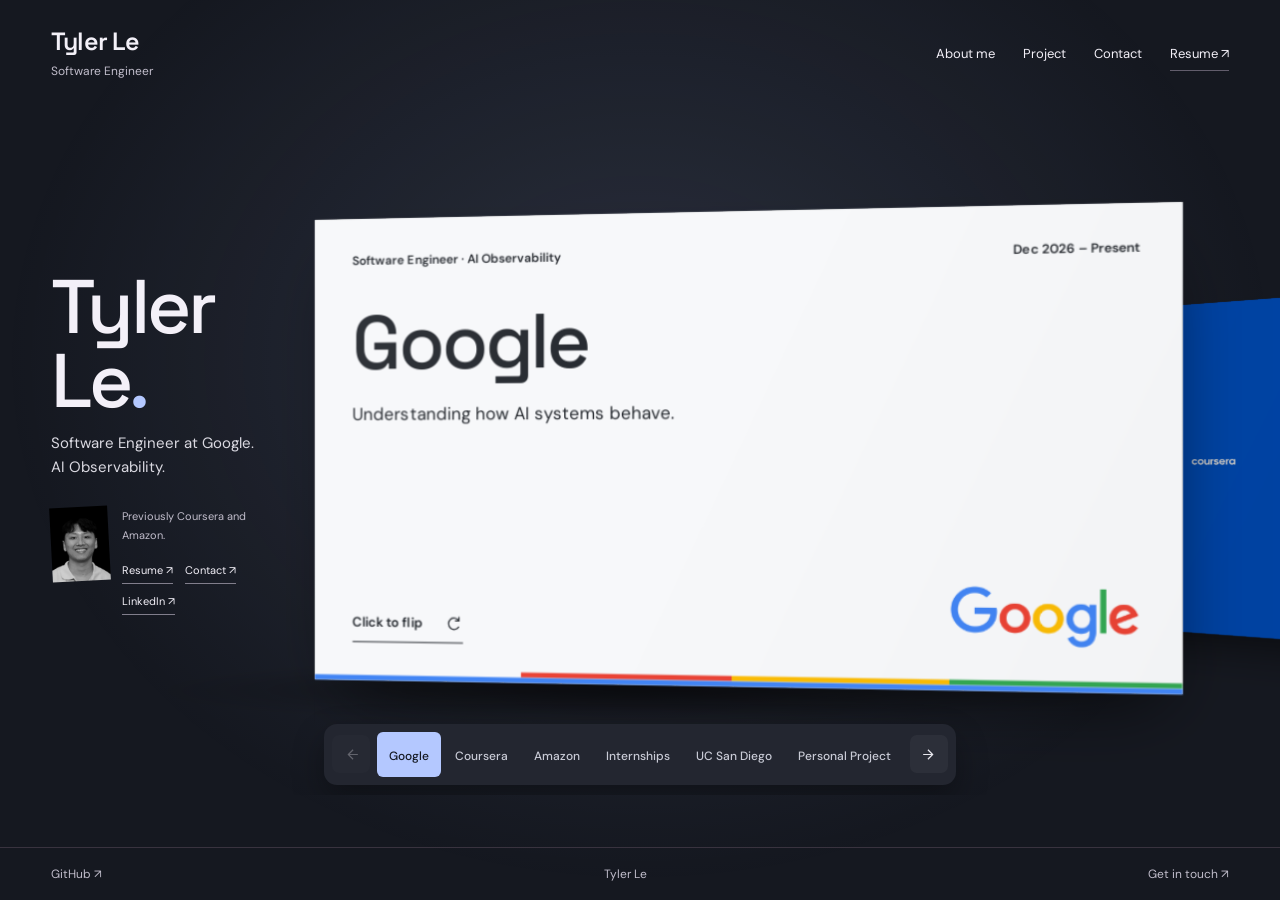
<file: index.html>
<!doctype html>
<html lang="en">
<head>
<meta charset="utf-8"><meta name="viewport" content="width=device-width, initial-scale=1">
<meta name="theme-color" content="#151820"><title>Tyler Le — Software Engineer</title>
<meta name="description" content="Tyler Le, Software Engineer in AI Observability at Google. Explore experience at Coursera and Amazon, education at UC San Diego, and Clarity Networth.">
<link rel="canonical" href="https://www.tylerle.dev/">
<link rel="icon" type="image/svg+xml" href="favicon.svg">
<link rel="stylesheet" href="fonts/fonts.css">
<link rel="stylesheet" href="styles.css?v=gallery-1"><script src="script.js?v=gallery-1" defer></script>
</head>
<body>
<div class="ambient-light" aria-hidden="true"></div>
<a class="skip-link" href="#gallery-viewport">Skip to experience gallery</a>
<header class="site-header"><a class="identity" href="/">Tyler Le<span>Software Engineer</span></a><nav aria-label="Main navigation"><button type="button" data-story="about">About me</button><button type="button" data-gallery-story="project">Project</button><button type="button" data-story="contact">Contact</button><a href="files/Tyler_Le_Resume.pdf" target="_blank" rel="noopener">Resume <span aria-hidden="true">↗</span></a></nav></header>
<main>
<section class="exhibition" aria-label="Interactive experience gallery"><h1 class="sr-only">Tyler Le — Software Engineer</h1>
<aside class="portfolio-intro" aria-label="About Tyler"><h2>Tyler<br>Le<span>.</span></h2><p class="intro-role">Software Engineer at Google.<br>AI Observability.</p><div class="intro-context"><img src="images/about-image.jpg" alt="Tyler Le"><div><p>Previously Coursera and Amazon.</p><nav class="profile-links" aria-label="Profile links"><a href="files/Tyler_Le_Resume.pdf" target="_blank" rel="noopener">Resume ↗</a><a href="mailto:le.tyler.h@gmail.com">Contact ↗</a><a href="https://linkedin.com/in/le-tyler" target="_blank" rel="noopener">LinkedIn ↗</a></nav></div></div></aside>
<div class="viewport" id="gallery-viewport" tabindex="0" aria-label="Experience gallery. Use left and right arrow keys or drag to browse.">

<div class="camera" id="gallery-camera"><div class="ground-shadow" aria-hidden="true"></div><div class="gallery-world" id="gallery-world"></div></div>
<div class="gallery-dock" aria-label="Gallery controls"><button id="previous-role" type="button" aria-label="Previous experience"><svg viewBox="0 0 24 24" aria-hidden="true"><path d="m14 6-6 6 6 6M8 12h12"/></svg></button><nav class="experience-index" id="experience-index" aria-label="Choose an experience"></nav><select id="experience-picker" aria-label="Choose an experience"></select><button id="next-role" type="button" aria-label="Next experience"><svg viewBox="0 0 24 24" aria-hidden="true"><path d="m10 6 6 6-6 6M16 12H4"/></svg></button><span id="position" class="sr-only"></span><span id="stage-context" class="sr-only" aria-live="polite"></span></div>
</div>

</section>

</main>
<footer><a href="https://github.com/tyler-le" target="_blank" rel="noopener">GitHub ↗</a><span>Tyler Le</span><a href="mailto:le.tyler.h@gmail.com">Get in touch ↗</a></footer>
</body>
</html>
</file>
<file: fonts/fonts.css>
@font-face {
  font-family: 'DM Sans';
  font-style: normal;
  font-weight: 400;
  font-display: swap;
  src: url(dm-sans-400.ttf) format('truetype');
}
@font-face {
  font-family: 'DM Sans';
  font-style: normal;
  font-weight: 500;
  font-display: swap;
  src: url(dm-sans-500.ttf) format('truetype');
}
@font-face {
  font-family: 'DM Sans';
  font-style: normal;
  font-weight: 600;
  font-display: swap;
  src: url(dm-sans-600.ttf) format('truetype');
}
@font-face {
  font-family: 'DM Sans';
  font-style: normal;
  font-weight: 700;
  font-display: swap;
  src: url(dm-sans-700.ttf) format('truetype');
}
@font-face {
  font-family: 'Space Grotesk';
  font-style: normal;
  font-weight: 400;
  font-display: swap;
  src: url(space-grotesk-400.ttf) format('truetype');
}
@font-face {
  font-family: 'Space Grotesk';
  font-style: normal;
  font-weight: 500;
  font-display: swap;
  src: url(space-grotesk-500.ttf) format('truetype');
}
@font-face {
  font-family: 'Space Grotesk';
  font-style: normal;
  font-weight: 600;
  font-display: swap;
  src: url(space-grotesk-600.ttf) format('truetype');
}
@font-face {
  font-family: 'Space Grotesk';
  font-style: normal;
  font-weight: 700;
  font-display: swap;
  src: url(space-grotesk-700.ttf) format('truetype');
}
</file>
<file: styles.css>
:root{--bg:#151820;--ink:#f3f0f8;--muted:#c1bdcb;--accent:#b4c8ff;--light-x:50vw;--light-y:40vh;color-scheme:dark;font-family:'DM Sans',sans-serif;font-synthesis:none}
*{box-sizing:border-box}html{scroll-behavior:smooth}body{margin:0;min-height:100dvh;display:flex;flex-direction:column;position:relative;isolation:isolate;background:var(--bg);color:var(--ink);overflow-x:clip;transition:background-color .6s}main{flex:1;display:flex;align-items:center;width:100%;min-width:0}button{font:inherit;cursor:pointer}a{color:inherit;text-decoration:none}a:hover{text-decoration:underline;text-underline-offset:5px}a,button{-webkit-tap-highlight-color:transparent}a:focus-visible,button:focus-visible,[tabindex]:focus-visible{outline:2px solid var(--accent);outline-offset:5px}button:disabled{opacity:.32;cursor:default}::selection{background:var(--accent);color:#181321}::-webkit-scrollbar{width:7px;height:5px}::-webkit-scrollbar-thumb{background:#716c7b;border-radius:4px}.skip-link{position:fixed;left:20px;top:-80px;z-index:99;padding:12px;background:var(--ink);color:var(--bg)}.skip-link:focus{top:12px}
.ambient-light{position:fixed;inset:0;z-index:-1;pointer-events:none;background:radial-gradient(ellipse 850px 700px at var(--light-x) var(--light-y),color-mix(in srgb,var(--accent) 13%,transparent),transparent 75%);opacity:var(--light-presence,1);transition:opacity .6s}
.site-header{display:flex;align-items:center;justify-content:space-between;gap:24px;padding:28px 4vw;position:relative;z-index:5;flex-shrink:0}.identity{font:600 25px/1.1 'Space Grotesk',sans-serif;letter-spacing:-.035em}.identity span{display:block;font:400 12px/1.4 'DM Sans',sans-serif;letter-spacing:0;margin-top:7px;color:var(--muted)}.site-header nav{display:flex;gap:28px;align-items:center;font-size:13px}.site-header nav button{border:0;background:none;color:inherit;padding:8px 0}.site-header nav button:hover{color:var(--accent)}.site-header nav a{padding:8px 0;border-bottom:1px solid #625d6c}
.exhibition{width:100%;min-width:0;display:grid;grid-template-columns:minmax(260px,340px) minmax(0,1fr);gap:34px;align-items:center;padding:8px 4vw 20px}.portfolio-intro{position:relative;z-index:2;min-width:0}.portfolio-intro h1{font:500 clamp(58px,5vw,88px)/.98 'Space Grotesk',sans-serif;letter-spacing:-.04em;margin:0;max-width:5ch}.portfolio-intro h1 span{color:var(--accent)}.intro-role{font-size:17px;line-height:1.65;margin:24px 0 0;color:#dad9e1}.intro-context{display:flex;align-items:flex-start;gap:18px;margin-top:34px}.intro-context>img{width:76px;height:95px;object-fit:cover;object-position:center 32%;filter:grayscale(1);transform:rotate(-3deg)}.intro-context p{font-size:13px;line-height:1.7;color:var(--muted);margin:0 0 13px}.intro-context button{border:0;border-bottom:1px solid #817e8c;background:none;color:inherit;padding:0 0 7px;display:flex;gap:18px;font-size:12px;text-align:left}
.viewport{--card-width:780px;position:relative;width:100%;height:650px;min-width:0;perspective:1250px;overflow:clip;touch-action:pan-y;cursor:grab;user-select:none;-webkit-user-select:none}.viewport:focus,.viewport:focus-visible{outline:none}.exhibition:has(.viewport:focus-visible) .gallery-dock{outline:2px solid var(--accent);outline-offset:4px}.viewport:active{cursor:grabbing}.camera,.gallery-world{position:absolute;inset:0;transform-style:preserve-3d}.camera{will-change:transform;transition:transform .3s cubic-bezier(.16,1,.3,1)}.ground-shadow{position:absolute;left:50%;top:calc(50% + 190px);width:88%;height:110px;transform:translateX(-50%) translateZ(-150px) rotateX(64deg);background:radial-gradient(ellipse,#0009, #0003 40%,transparent 72%);filter:blur(14px);pointer-events:none}
.experience-panel{position:absolute;left:50%;top:50%;width:var(--card-width);margin-left:calc(var(--card-width)/-2);height:450px;margin-top:-245px;color:var(--tile-ink);transform-style:preserve-3d;transition:transform .85s cubic-bezier(.18,.8,.2,1);cursor:pointer}.panel-flipper{position:absolute;inset:0;transform-style:preserve-3d;transform:rotateY(0deg);transition:transform .8s cubic-bezier(.18,.8,.2,1)}.experience-panel[data-flipped=true] .panel-flipper{transform:rotateY(180deg)}.panel-face{position:absolute;inset:0;background:var(--tile);color:var(--tile-ink);backface-visibility:hidden;-webkit-backface-visibility:hidden;box-shadow:6px 30px 65px -25px #000a}.panel-front{transform:rotateY(0deg) translateZ(4px)}.panel-back{transform:rotateY(180deg) translateZ(4px);pointer-events:none}.experience-panel[data-flipped=true] .panel-front{pointer-events:none}.experience-panel[data-flipped=true] .panel-back{pointer-events:auto}.experience-panel[data-active=false] .panel-face{filter:brightness(.64)}.panel-content{display:flex;flex-direction:column;align-items:flex-start;height:100%;padding:32px 38px;overflow:hidden}.panel-front::before{content:'';position:absolute;inset:0;background:linear-gradient(115deg,#fff1,transparent 45%,#00000005);pointer-events:none;z-index:3}.panel-meta{display:flex;justify-content:space-between;gap:20px;width:100%;font-size:12px;line-height:1.5;font-weight:600}.panel-meta span:empty{display:none}.panel-title{font:500 clamp(48px,5vw,84px)/1 'Space Grotesk',sans-serif;letter-spacing:-.04em;margin:34px 0 20px;max-width:90%;position:relative;z-index:2}.panel-description{font-size:17px;line-height:1.5;max-width:38ch;margin:0;position:relative;z-index:2}.panel-flip{display:flex;align-items:center;gap:22px;margin-top:auto;padding:9px 0;border:0;border-bottom:1px solid currentColor;background:none;color:inherit;font-size:13px;font-weight:600;z-index:4}.panel-flip svg{width:19px;height:19px;fill:none;stroke:currentColor;stroke-width:1.5}.flip-touch{display:none}.experience-panel[data-active=false] .panel-flip{visibility:hidden}.card-edge{position:absolute;background:color-mix(in srgb,var(--tile) 68%,#000);pointer-events:none;backface-visibility:visible}.card-edge-right,.card-edge-left{width:8px;top:0;height:100%;transform:rotateY(90deg)}.card-edge-right{right:-4px}.card-edge-left{left:-4px}.card-edge-bottom,.card-edge-top{height:8px;left:0;width:100%;transform:rotateX(90deg)}.card-edge-bottom{bottom:-4px}.card-edge-top{top:-4px}
.back-heading{display:flex;justify-content:space-between;align-items:center;gap:20px;width:100%}.back-heading h2{font:500 36px/1.06 'Space Grotesk',sans-serif;letter-spacing:-.035em;margin:0}.flip-back{border:0;background:none;color:inherit;padding:8px 0;font-size:12px;white-space:nowrap;text-decoration:underline;text-underline-offset:4px}.flip-back span{margin-left:7px}.back-role{font-size:12px;line-height:1.4;margin:14px 0 22px}.back-overview{flex:1;min-height:0;width:100%;overflow:visible;user-select:text;-webkit-user-select:text;font-size:16px;line-height:1.6}.card-summary p{margin:0 0 14px}.back-resume{flex-shrink:0;display:inline-flex;margin-top:12px;padding:7px 0;border-bottom:1px solid currentColor;font-size:12px;color:inherit}.back-overview .story-portrait{float:right;width:100px;height:125px;object-fit:cover;object-position:center 32%;margin:0 0 10px 24px}.story-contact{display:flex;flex-wrap:wrap;gap:22px;margin-top:24px}.story-contact a{font-size:14px;border-bottom:1px solid currentColor;padding-bottom:5px}.internship-summary p{display:grid;grid-template-columns:1fr auto;gap:4px 14px;margin:0 0 15px}.internship-summary strong{font-size:15px;font-weight:600}.internship-summary time{font-size:12px;align-self:center}.internship-summary span{grid-column:1/-1;font-size:15px;line-height:1.5}
.company-logo{position:absolute;right:38px;bottom:35px;max-width:29%;width:170px;max-height:80px;object-fit:contain;pointer-events:none}.company-logo-amazon{filter:brightness(0) invert(1);background:none;padding:0}.company-logo-ucsd{width:210px;max-width:34%}.internship-marks{position:absolute;right:32px;bottom:32px;display:flex;align-items:center;gap:19px;pointer-events:none}.internship-marks img{width:80px;max-height:32px;object-fit:contain}.internship-marks img[src*="general-atomics"]{width:110px;filter:brightness(0)}.internship-marks span{font-size:13px;font-weight:600;color:#26342b}.experience-panel[data-brand=google] .panel-front{border-bottom:5px solid #4285f4}.experience-panel[data-brand=google] .panel-front::after{content:'';position:absolute;left:25%;right:0;bottom:0;height:5px;background:linear-gradient(to right,#ea4335 0 33%,#fbbc05 33% 66%,#34a853 66%)}.experience-panel[data-brand=amazon] .panel-title{color:#ffad42}.experience-panel[data-brand=ucsd] .panel-title{color:#ffcd00;font-size:clamp(44px,4.8vw,70px)}.experience-panel[data-brand=internships] .panel-title{font-size:clamp(40px,4.8vw,70px)}.clarity-brand-icon{position:absolute;right:30px;top:26px;width:30px;height:30px}.project-panel .panel-title{font-size:clamp(42px,4.7vw,68px);max-width:58%;margin-top:29px}.project-panel .panel-description{font-size:15px;max-width:48%}.project-preview{position:absolute;right:28px;top:82px;width:30%;height:285px;margin:0;background:#fff;box-shadow:8px 20px 28px -10px #10200860;overflow:hidden;transform:rotateY(-8deg) rotateZ(3deg);pointer-events:none}.project-preview img{width:100%;height:100%;object-fit:cover;object-position:top}.project-preview figcaption{position:absolute;left:0;right:0;bottom:0;background:#20341df0;color:#fff;text-align:center;padding:7px;font-size:10px}.project-tabs{position:absolute;left:38px;bottom:83px;max-width:53%;display:flex;flex-wrap:wrap;gap:7px;z-index:4}.project-tabs button{border:1px solid #76906c;background:none;color:inherit;padding:7px 10px;border-radius:4px;font-size:11px}.project-tabs button[aria-pressed=true]{background:#294c27;border-color:#294c27;color:white}
.gallery-dock{position:absolute;bottom:10px;left:50%;transform:translateX(-50%);z-index:10;display:flex;align-items:center;gap:7px;padding:8px;background:#232630;border-radius:13px;box-shadow:0 14px 32px #0005;max-width:calc(100% - 24px);width:max-content;cursor:default}.gallery-dock>button{display:grid;place-items:center;width:38px;height:38px;flex-shrink:0;border:0;border-radius:7px;background:#ffffff0b;color:#e9e8ef}.gallery-dock>button:hover:not(:disabled){background:#ffffff20}.gallery-dock svg{width:19px;height:19px;fill:none;stroke:currentColor;stroke-width:1.5}.experience-index{display:flex;gap:2px;min-width:0}.index-item{flex:0 0 auto;border:0;border-radius:6px;padding:12px;background:none;color:#c9cbd6;text-align:left}.index-item strong{font-size:12px;font-weight:500;white-space:nowrap}.index-item span{display:none}.index-item[aria-current=true]{background:var(--accent);color:#151923}.index-item:hover:not([aria-current=true]){background:#ffffff0b;color:#fff}#experience-picker{display:none}.sr-only{position:absolute!important;width:1px!important;height:1px!important;padding:0!important;margin:-1px!important;overflow:hidden!important;clip:rect(0,0,0,0)!important;white-space:nowrap!important;border:0!important}
footer{display:flex;justify-content:space-between;gap:24px;flex-shrink:0;padding:18px 4vw;font-size:12px;color:var(--muted);border-top:1px solid #39333f;margin:0}
@media(min-width:2200px){.exhibition{grid-template-columns:360px minmax(0,1fr);gap:58px}.portfolio-intro h1{font-size:96px}.viewport{height:700px}.experience-panel{height:470px;margin-top:-260px}.ground-shadow{top:calc(50% + 210px)}}
@media(max-width:1850px){.gallery-dock .experience-index{display:none}#experience-picker{display:block;flex:1;min-width:170px;border:0;padding:9px 12px;background:#232630;color:var(--accent);font:500 13px/1.4 'DM Sans',sans-serif;cursor:pointer}.gallery-dock{width:390px}}
@media(max-width:1599px){.exhibition{grid-template-columns:1fr;gap:4px;padding:10px 0 20px}.portfolio-intro{display:flex;justify-content:space-between;align-items:center;gap:40px;max-width:1200px;width:100%;padding:0 4vw;margin:auto}.portfolio-intro h1{font-size:56px;max-width:none}.intro-role{font-size:14px;margin-top:12px}.intro-context{margin-top:0;align-items:center}.intro-context>img{width:68px;height:84px}.intro-context p{font-size:12px}.viewport{height:610px}.gallery-dock .experience-index{display:flex}#experience-picker{display:none}.gallery-dock{width:max-content}.panel-title{font-size:74px}}
@media(max-width:900px){.site-header{padding:24px}.site-header nav{gap:20px}.portfolio-intro{padding:0 24px}.portfolio-intro h1{font-size:48px}.intro-context>img{display:none}.intro-context{max-width:230px}.viewport{height:590px;perspective:1000px}.experience-panel{height:420px;margin-top:-235px}.panel-content{padding:27px}.panel-title{font-size:60px}.panel-description{font-size:15px}.panel-meta{font-size:11px}.back-heading h2{font-size:31px}.back-overview{font-size:15px;line-height:1.5}.back-role{margin:12px 0 17px}.gallery-dock .experience-index{display:none}#experience-picker{display:block}.gallery-dock{width:min(460px,calc(100% - 32px))}.company-logo{right:27px;bottom:28px;width:130px;max-height:62px}.company-logo-ucsd{width:160px}.project-tabs{left:27px;bottom:80px}.project-preview{right:21px;top:92px;height:240px}.project-panel .panel-title{font-size:47px}.internship-marks{right:25px;bottom:75px;gap:14px}.internship-marks img{width:65px}.internship-marks img[src*="general-atomics"]{width:95px}.internship-marks span{font-size:11px}.ground-shadow{top:calc(50% + 175px)}}
@media(max-width:520px){.site-header{padding:20px;gap:14px;align-items:flex-start}.identity{font-size:23px}.identity span{font-size:10px}.site-header nav{gap:12px;font-size:11px;align-items:flex-start}.site-header nav a,.site-header nav button{padding:4px 0}.portfolio-intro{display:block;padding:10px 24px 0}.portfolio-intro h1{font-size:44px}.intro-role{font-size:13px;margin-top:11px}.intro-context{margin-top:13px;max-width:none}.intro-context p{display:none}.intro-context button{font-size:12px}.viewport{height:570px;perspective:900px}.experience-panel{height:400px;margin-top:-225px}.panel-content{padding:24px}.panel-meta{display:block;font-size:11px;line-height:1.5}.panel-meta span:last-child{display:block;margin-top:2px}.panel-title{font-size:50px;max-width:100%;margin:27px 0 17px}.panel-description{font-size:14px;max-width:30ch}.panel-flip{font-size:12px;gap:18px}.flip-desktop{display:none}.flip-touch{display:inline}.back-heading{gap:10px}.back-heading h2{font-size:25px}.flip-back{font-size:11px}.back-role{font-size:11px;margin:11px 0 16px}.back-overview{font-size:14px;line-height:1.45}.card-summary p{margin-bottom:12px}.back-resume{font-size:12px;margin-top:10px}.back-overview .story-portrait{width:60px;height:77px;margin:0 0 9px 12px}.internship-summary p{gap:4px 8px;margin-bottom:13px}.internship-summary strong{font-size:13px}.internship-summary time{font-size:10px}.internship-summary span{font-size:13px;line-height:1.4}.story-contact{gap:15px;margin-top:20px}.story-contact a{font-size:13px}.company-logo{right:24px;bottom:27px;width:95px;max-width:31%;max-height:48px}.company-logo-ucsd{width:110px;max-width:37%}.experience-panel[data-brand=internships] .panel-title{font-size:clamp(30px,9vw,40px)}.experience-panel[data-brand=ucsd] .panel-title{font-size:40px}.internship-marks{left:24px;right:auto;bottom:75px;max-width:calc(100% - 48px);gap:11px}.internship-marks img{width:56px;max-height:22px}.internship-marks img[src*="general-atomics"]{width:88px}.internship-marks span{font-size:10px}.project-panel .panel-title{font-size:38px;max-width:65%;margin-top:24px}.project-panel .panel-description{font-size:12px;max-width:57%}.project-preview{width:29%;height:185px;right:15px;top:112px}.project-tabs{left:24px;bottom:72px;max-width:56%;gap:5px}.project-tabs button{padding:6px 8px;font-size:10px}.clarity-brand-icon{right:20px;top:23px;width:23px;height:23px}.gallery-dock{bottom:15px;padding:7px}.gallery-dock>button{width:36px;height:36px}#experience-picker{min-width:0;font-size:13px;padding:10px}.ground-shadow{top:calc(50% + 180px);height:65px;filter:blur(12px)}footer{padding:17px 20px;font-size:11px}footer>span{display:none}}
@media(prefers-reduced-motion:reduce){html{scroll-behavior:auto}*,*::before,*::after{transition:none!important}.camera{transform:none!important}}

/* Full-width gallery composition. */
.exhibition{display:block;min-width:0;padding:0 0 15px}.viewport{height:650px;width:100%;perspective:1300px}.experience-panel{height:450px;margin-top:-245px}.profile-panel .panel-title{max-width:60%;font-size:clamp(58px,6vw,92px)}.profile-panel .panel-description{max-width:48%;font-size:18px;line-height:1.65}.profile-photo{position:absolute;right:45px;top:82px;width:25%;height:230px;object-fit:cover;object-position:center 32%;filter:grayscale(1);transform:rotate(3deg);box-shadow:5px 16px 28px #0003}.profile-project{position:absolute;left:38px;bottom:85px;border:0;border-bottom:1px solid currentColor;background:none;color:inherit;font-size:12px;padding:7px 0}.preview-brand{position:absolute;top:48%;left:var(--preview-x,35%);transform:translate(-50%,-50%);display:none;width:var(--preview-size,180px);min-height:60px;align-items:center;justify-content:center;pointer-events:none}.preview-brand img{display:block;max-width:100%;max-height:105px;object-fit:contain}.preview-logo-amazon{filter:brightness(0) invert(1)}.preview-brand .preview-icon{width:80px;border-radius:12px}.preview-brand .preview-avatar{width:90px;height:112px;object-fit:cover;object-position:center 32%;filter:grayscale(1)}.preview-brand>span{font:500 27px/1.2 'Space Grotesk',sans-serif}.experience-panel[data-active=false] .panel-meta,.experience-panel[data-active=false] .panel-title,.experience-panel[data-active=false] .panel-description,.experience-panel[data-active=false] .company-logo,.experience-panel[data-active=false] .project-preview,.experience-panel[data-active=false] .project-tabs,.experience-panel[data-active=false] .internship-marks,.experience-panel[data-active=false] .profile-photo,.experience-panel[data-active=false] .profile-project,.experience-panel[data-active=false] .clarity-brand-icon{visibility:hidden}.experience-panel[data-active=false] .preview-brand{display:flex}.experience-panel[data-active=false] .panel-face{filter:brightness(.78)}
@media(min-width:1800px){.viewport{height:720px;perspective:1450px}.experience-panel{height:480px;margin-top:-265px}.gallery-dock .experience-index{display:flex}#experience-picker{display:none}.gallery-dock{width:max-content}.ground-shadow{top:calc(50% + 215px)}}
@media(max-width:1799px) and (min-width:901px){.gallery-dock .experience-index{display:flex}#experience-picker{display:none}.gallery-dock{width:max-content}.exhibition{display:block;padding:0 0 15px}}
@media(max-width:900px){.viewport{height:610px}.experience-panel{height:420px;margin-top:-235px}.profile-photo{right:28px;top:110px;height:185px}.profile-panel .panel-title{font-size:62px}.profile-panel .panel-description{font-size:16px}.profile-project{left:27px;bottom:80px}}
@media(max-width:520px){.viewport{height:570px}.experience-panel{height:400px;margin-top:-225px}.profile-panel .panel-title{font-size:50px;max-width:70%}.profile-panel .panel-description{font-size:14px;max-width:55%}.profile-photo{right:20px;top:130px;width:26%;height:135px}.profile-project{left:24px;bottom:73px;max-width:56%;font-size:11px}.preview-brand img{max-height:65px}.preview-brand .preview-avatar{width:60px;height:75px}.preview-brand .preview-icon{width:55px}.preview-brand>span{font-size:19px}}

/* Preview art has fixed dimensions and travels with its card. */
.preview-brand{left:72%;width:180px;transition:none}.experience-panel[data-side=previous] .preview-brand{left:28%}.preview-brand img{width:100%;max-height:90px;transition:none}
.exhibition{position:relative}.portfolio-intro{position:absolute;left:4vw;top:125px;width:235px;z-index:4;opacity:0;visibility:hidden;transform:translateX(-20px);transition:opacity .3s,transform .5s,visibility .3s}.portfolio-intro h2{font:500 76px/.98 'Space Grotesk',sans-serif;letter-spacing:-.04em;margin:0}.portfolio-intro h2 span{color:var(--accent)}.portfolio-intro .intro-role{font-size:15px}.portfolio-intro .intro-context{gap:13px;margin-top:27px}.portfolio-intro .intro-context>img{width:58px;height:74px;display:block}.portfolio-intro .intro-context p{font-size:11px}.portfolio-intro .intro-context button{font-size:11px}.exhibition[data-intro=true] .portfolio-intro{opacity:1;visibility:visible;transform:none}.gallery-world{transition:transform .85s cubic-bezier(.18,.8,.2,1)}.exhibition[data-intro=true] .gallery-world{transform:translateX(7vw)}
@media(min-width:1800px){.portfolio-intro{width:290px;top:150px}.portfolio-intro h2{font-size:88px}.exhibition[data-intro=true] .gallery-world{transform:translateX(10vw)}}
@media(max-width:900px){.portfolio-intro{width:180px;left:24px;top:135px}.portfolio-intro h2{font-size:52px}.portfolio-intro .intro-role{font-size:12px}.portfolio-intro .intro-context>img{display:none}.exhibition[data-intro=true] .gallery-world{transform:translateX(10vw)}.preview-brand{width:130px}}
@media(max-width:650px){.portfolio-intro{display:none}.exhibition[data-intro=true] .portfolio-intro{position:relative;left:auto;top:auto;width:auto;display:flex;align-items:center;justify-content:space-between;margin:10px 24px 0;padding:0;gap:15px}.portfolio-intro h2{font-size:35px}.portfolio-intro h2 br{display:none}.portfolio-intro .intro-role{font-size:11px;margin-top:8px}.portfolio-intro .intro-context{margin-top:0;max-width:145px}.portfolio-intro .intro-context p{display:none}.portfolio-intro .intro-context>img{display:block;width:46px;height:58px}.portfolio-intro .intro-context button{font-size:10px}.exhibition[data-intro=true] .gallery-world{transform:none}.preview-brand{width:90px}.preview-brand img{max-height:55px}}

@media(max-width:650px){.preview-brand{left:83%;width:80px;transform:translate(-50%,-50%) rotate(-90deg)}.experience-panel[data-side=previous] .preview-brand{left:17%}}

/* A brief handoff keeps preview artwork from popping into full card content. */
.preview-brand{display:flex;opacity:0;visibility:visible;pointer-events:none;transition:opacity .2s ease-out}
.experience-panel[data-active=false] .preview-brand{opacity:1;transition-delay:.25s}
.panel-meta,.panel-title,.panel-description,.company-logo,.project-preview,.project-tabs,.internship-marks,.clarity-brand-icon,.panel-flip{transition:opacity .25s ease-out .28s;opacity:1}
.experience-panel[data-active=false] .panel-meta,.experience-panel[data-active=false] .panel-title,.experience-panel[data-active=false] .panel-description,.experience-panel[data-active=false] .company-logo,.experience-panel[data-active=false] .project-preview,.experience-panel[data-active=false] .project-tabs,.experience-panel[data-active=false] .internship-marks,.experience-panel[data-active=false] .clarity-brand-icon,.experience-panel[data-active=false] .panel-flip{visibility:visible;opacity:0;transition-delay:0s;pointer-events:none}
.experience-panel .panel-face{transition:filter .65s ease-out}
@media(min-width:651px) and (max-width:1799px){.preview-brand{left:65%;width:90px}.experience-panel[data-side=previous] .preview-brand{left:35%}}
@media(max-width:650px){.preview-brand{left:58%;min-height:0;width:80px}.experience-panel[data-side=previous] .preview-brand{left:42%}}
@media(prefers-reduced-motion:reduce){.preview-brand,.panel-face,.portfolio-intro,.gallery-world{transition:none!important}}
/* Keep the optional profile's layout independent of archived sidebar rules. */
.portfolio-intro{display:block;max-width:none;padding:0;margin:0}.portfolio-intro .intro-role{max-width:none}.portfolio-intro .intro-context{max-width:none;align-items:flex-start}
@media(min-width:651px) and (max-width:1799px){.preview-brand{left:64%;width:85px}.experience-panel[data-side=previous] .preview-brand{left:36%}}
@media(max-width:650px){.exhibition[data-intro=true] .portfolio-intro{display:grid;grid-template-columns:1fr auto;gap:5px 20px}.portfolio-intro h2{grid-column:1}.portfolio-intro h2 br{display:none}.portfolio-intro .intro-role{grid-column:1;margin:0}.portfolio-intro .intro-context{grid-column:2;grid-row:1/3}.portfolio-intro .intro-context button{display:none}.preview-brand{left:51%}.experience-panel[data-side=previous] .preview-brand{left:49%}}
@media(min-width:651px) and (max-width:1799px){.preview-brand{left:60%;width:70px}.experience-panel[data-side=previous] .preview-brand{left:40%}}

.profile-links{display:flex;flex-wrap:wrap;gap:4px 16px;margin-top:20px;font-size:12px}.profile-links a{padding:8px 0;border-bottom:1px solid #817e8c}.exhibition:not([data-intro=true]) .portfolio-intro{pointer-events:none}
@media(max-width:650px){.profile-links{grid-column:1/-1;margin-top:5px;gap:18px;font-size:11px}.profile-links a{padding:7px 0}}

.intro-context .profile-links{margin-top:8px;gap:4px 12px;font-size:11px}.intro-context .profile-links a{padding:6px 0;white-space:nowrap}
@media(max-width:650px){.portfolio-intro .intro-context{align-items:center;gap:12px}.intro-context .profile-links{display:flex;margin:0;gap:4px 12px;max-width:160px}.portfolio-intro .intro-context>img{width:46px;height:58px}.exhibition[data-intro=true] .portfolio-intro{grid-template-columns:1fr}.portfolio-intro .intro-context{grid-column:1;grid-row:3;margin-top:9px}.portfolio-intro .intro-context p{display:block;font-size:10px;margin-bottom:3px}.portfolio-intro .intro-context .profile-links{max-width:none}}
/* Keep the initial profile and card visually grouped on wide displays. */
@media(min-width:1800px){.portfolio-intro{left:max(4vw,calc(50vw - 800px))}.exhibition[data-intro=true] .gallery-world{transform:translateX(6vw)}}
</file>
